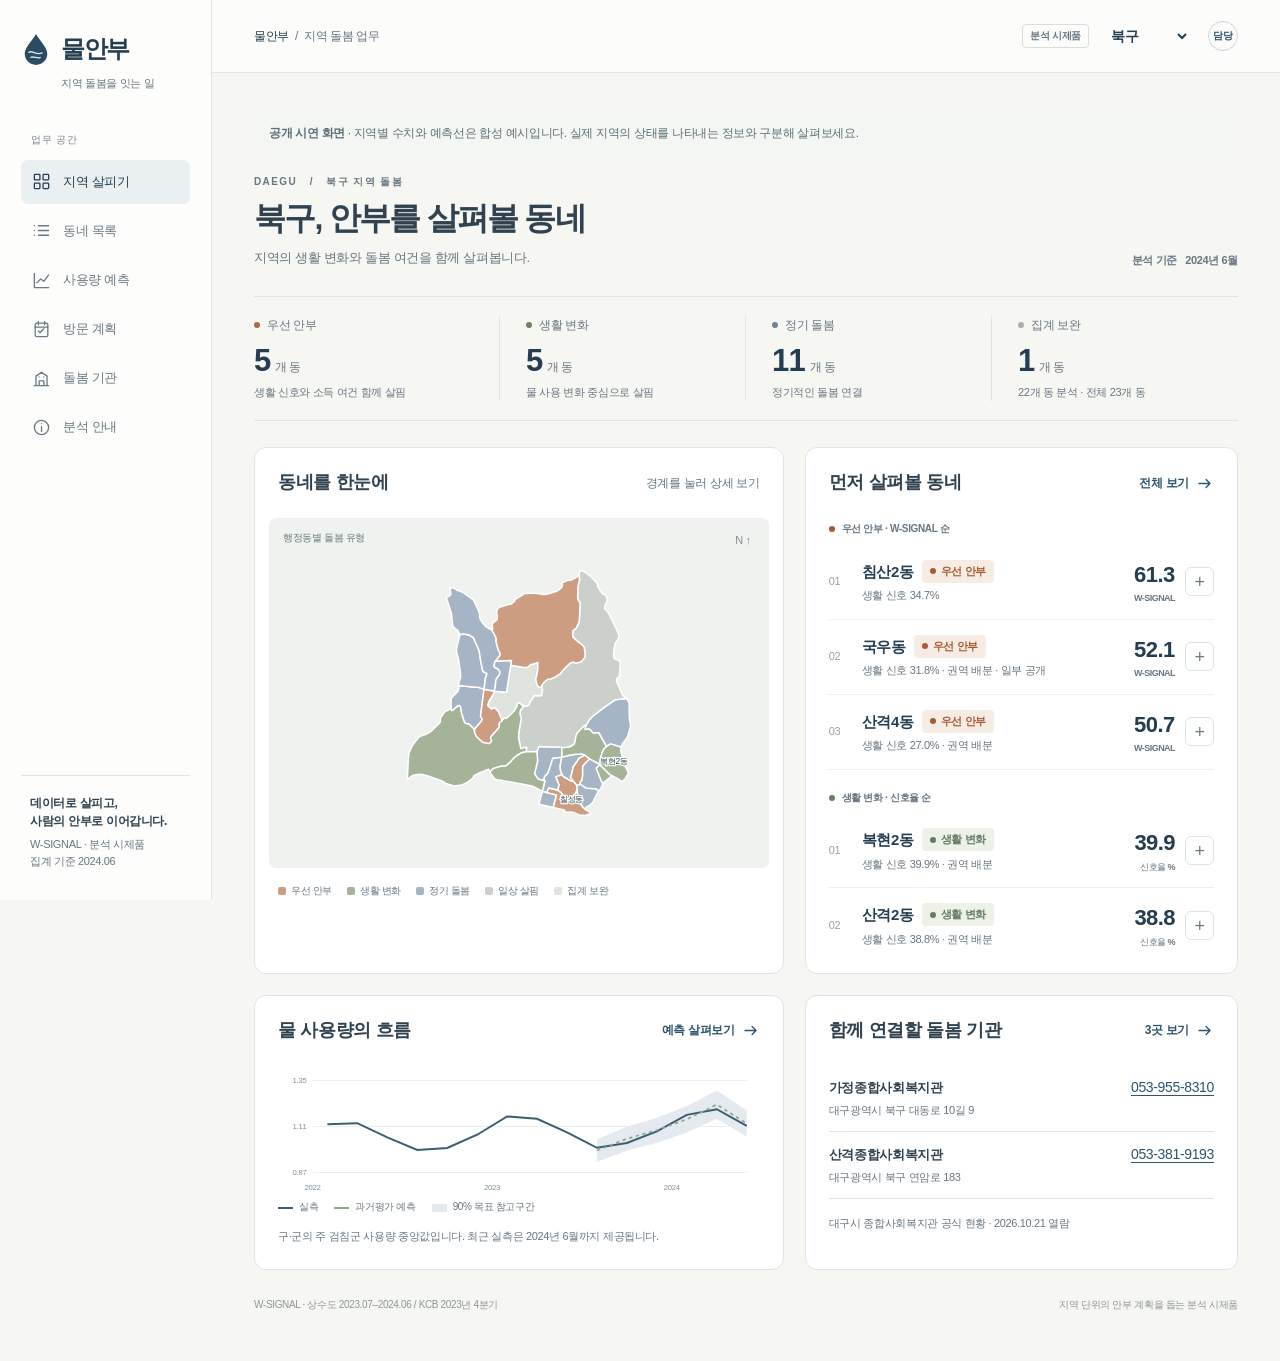
<file: app/src/index.html>
<!doctype html>
<html lang="ko"><head><meta charset="utf-8"><meta name="viewport" content="width=device-width,initial-scale=1"><meta name="theme-color" content="#233f54"><title>물안부 · 지역 돌봄 업무</title>
<link rel="stylesheet" href="styles.css"></head><body>
<aside class="sidebar"><div class="brand"><svg class="brandmark" viewBox="0 0 32 35" aria-hidden="true"><path d="M16 2C13 8 4 16 4 23a12 12 0 0 0 24 0C28 16 19 8 16 2Z" fill="#294c63"/><path d="M8 22c4-4 8 4 15 0M10 27c4-2 7 2 11 0" fill="none" stroke="#d7e3e6" stroke-width="1.5"/></svg>물안부</div><div class="brand-sub">지역 돌봄을 잇는 일</div><div class="side-label">업무 공간</div><nav class="side-nav" aria-label="주 메뉴"></nav><div class="sidebar-bottom"><strong>데이터로 살피고,<br>사람의 안부로 이어갑니다.</strong>W-SIGNAL · 분석 시제품<br>집계 기준 2024.06</div></aside>
<div class="shell"><header class="topbar"><div class="crumb"><b>물안부</b><span class="desk"> &nbsp;/&nbsp; 지역 돌봄 업무</span></div><div class="top-tools"><span class="demo-label">분석 시제품</span><label class="sr" for="region">구·군 선택</label><select class="region" id="region"></select><div class="profile" aria-label="지역 담당자">담당</div></div></header><main id="main"></main></div><nav class="mobile-nav" aria-label="모바일 메뉴"></nav><div id="drawer-root"></div><div id="toast-root" role="status" aria-live="polite"></div>
<script src="data.js" defer></script>
<script src="app.js" defer></script></body></html>
</file>
<file: app/src/styles.css>
:root{
--paper:#f6f6f2;
--white:#fff;
--ink:#243d50;
--text:#30424f;
--muted:#687680;
--line:#dfe4e5;
--soft:#ecf0ef;
--blue:#2e536c;
--orange:#a75b35;
--orangebg:#f6ece4;
--sage:#637c62;
--sagebg:#edf1e8;
--slate:#5f7692;
--slatebg:#edf0f5;
--grey:#7c8587;
--greybg:#eff0ec;
--radius:12px}

*{
box-sizing:border-box}
body{
margin:0;
background:var(--paper);
color:var(--text);
font-family:-apple-system,BlinkMacSystemFont,"Apple SD Gothic Neo","Malgun Gothic",sans-serif;
line-height:1.55;
font-size:14px;
letter-spacing:-.025em}
button,input,select{
font:inherit;
letter-spacing:inherit}
button,a{
touch-action:manipulation}
button{
cursor:pointer}
button:disabled{
cursor:default;
opacity:.6}
a{
color:var(--blue);
text-underline-offset:3px}
button{
color:inherit}
button:focus-visible,a:focus-visible,select:focus-visible,input:focus-visible{
outline:3px solid #94b1c3;
outline-offset:3px}
h1,h2,h3,p{
margin:0}
h1{
font-size:32px;
line-height:1.3;
font-weight:650;
letter-spacing:-.055em}
h2{
font-size:18px;
font-weight:650}
h3{
font-size:15px;
font-weight:650}
.num{
font-variant-numeric:tabular-nums;
letter-spacing:-.025em}
.muted{
color:var(--muted)}
.tiny{
font-size:12px}
.small{
font-size:13px}
.row{
display:flex;
align-items:center;
gap:12px}
.between{
justify-content:space-between}
.grow{
flex:1}
.wrap{
flex-wrap:wrap}
.icon{
width:19px;
height:19px;
flex-shrink:0;
fill:none;
stroke:currentColor;
stroke-width:1.65;
stroke-linecap:round;
stroke-linejoin:round}
.btn{
border:1px solid var(--line);
background:white;
border-radius:7px;
padding:9px 14px;
display:inline-flex;
align-items:center;
justify-content:center;
gap:7px;
font-weight:600}
.btn.primary{
background:var(--ink);
border-color:var(--ink);
color:white}
.btn.text{
background:transparent;
border:0;
padding:5px 0}
.btn:hover{
filter:brightness(.97)}
.btn.small{
font-size:12px;
padding:7px 11px}
.linkbtn{
border:0;
background:none;
padding:0;
color:var(--blue);
font-weight:600;
display:inline-flex;
align-items:center;
gap:6px}
.pill{
display:inline-flex;
align-items:center;
gap:5px;
padding:3px 8px;
border-radius:4px;
font-size:11px;
font-weight:600;
white-space:nowrap}
.q1{
color:var(--orange);
background:var(--orangebg)}
.q2{
color:var(--sage);
background:var(--sagebg)}
.q3{
color:var(--slate);
background:var(--slatebg)}
.q4,.q0{
color:var(--grey);
background:var(--greybg)}
.dot{
width:6px;
height:6px;
border-radius:50%;
background:currentColor;
display:inline-block}
.eyebrow{
font-size:10px;
font-weight:650;
letter-spacing:.14em;
color:var(--muted)}

.sidebar{
width:212px;
position:fixed;
inset:0 auto 0 0;
background:#fdfdfb;
border-right:1px solid var(--line);
padding:30px 21px;
display:flex;
flex-direction:column;
z-index:30}
.brand{
display:flex;
align-items:center;
gap:10px;
font-size:24px;
font-weight:750;
color:var(--ink);
letter-spacing:-.06em}
.brandmark{
width:30px;
height:33px}
.brand-sub{
margin:8px 0 40px 40px;
font-size:11px;
color:var(--muted)}
.side-label{
font-size:10px;
color:#7c888f;
letter-spacing:.08em;
margin:0 10px 12px}
.side-nav{
display:flex;
flex-direction:column;
gap:5px}
.side-nav button{
border:0;
background:transparent;
text-align:left;
padding:12px 11px;
border-radius:7px;
display:flex;
gap:12px;
align-items:center;
color:#697983;
font-weight:550;
font-size:13px}
.side-nav button.active{
background:#eaf0f2;
color:var(--ink)}
.side-nav button:hover{
background:#f1f3f2}
.sidebar-bottom{
margin-top:auto;
padding:18px 9px 0;
border-top:1px solid var(--line);
font-size:11px;
color:var(--muted)}
.sidebar-bottom strong{
display:block;
font-size:12px;
color:var(--text);
margin-bottom:5px}

.shell{
margin-left:212px}
.topbar{
height:73px;
background:rgba(255,255,255,.72);
border-bottom:1px solid var(--line);
padding:0 42px;
display:flex;
align-items:center;
justify-content:space-between;
gap:16px}
.crumb{
font-size:12px;
color:var(--muted)}
.crumb b{
color:var(--ink);
font-weight:550}
.top-tools{
display:flex;
align-items:center;
gap:18px}
.demo-label{
font-size:10px;
font-weight:600;
border:1px solid #d6dfde;
border-radius:4px;
padding:3px 7px;
color:var(--muted)}
.region{
border:0;
background:none;
font-weight:650;
color:var(--ink);
padding:7px 22px 7px 0;
max-width:180px}
.profile{
width:30px;
height:30px;
border:1px solid #cdd6da;
border-radius:50%;
display:grid;
place-items:center;
font-size:10px;
font-weight:600;
color:var(--blue)}
main{
max-width:1560px;
padding:37px 42px 48px;
margin:auto}
.heading{
display:flex;
align-items:end;
justify-content:space-between;
gap:20px;
margin-bottom:27px}
.heading h1{
margin:8px 0 9px}
.heading p{
color:var(--muted);
font-size:13px}
.date-label{
font-size:11px;
font-weight:600;
color:var(--muted);
white-space:nowrap}
.panel{
background:var(--white);
border:1px solid var(--line);
border-radius:var(--radius);
overflow:hidden}
.panel-head{
padding:21px 23px;
display:flex;
align-items:center;
justify-content:space-between;
gap:10px}
.panel-body{
padding:0 23px 23px}
.metrics{
display:grid;
grid-template-columns:repeat(4,1fr);
border-top:1px solid var(--line);
border-bottom:1px solid var(--line);
margin-bottom:26px;
padding:19px 0}
.metric{
padding:0 26px;
border-right:1px solid var(--line)}
.metric:first-child{
padding-left:0}
.metric:last-child{
border:0}
.metric-label{
font-size:12px;
color:var(--muted);
display:flex;
align-items:center;
gap:7px}
.metric-value{
font-size:31px;
line-height:1.2;
margin:8px 0 5px;
color:var(--ink);
font-weight:600}
.metric-value small{
font-size:12px;
font-weight:500;
color:var(--muted);
margin-left:5px}
.metric-sub{
font-size:11px;
color:var(--muted)}
.overview-grid{
display:grid;
grid-template-columns:minmax(0,1.1fr) minmax(330px,.9fr);
gap:21px}
.lower-grid{
display:grid;
grid-template-columns:minmax(0,1.1fr) minmax(330px,.9fr);
gap:21px;
margin-top:21px}
.map-wrap{
background:#eff2ef;
position:relative;
margin:0 14px;
border-radius:7px;
height:350px;
overflow:hidden}
.map-wrap svg{
display:block;
width:100%;
height:100%}
.map-wrap path{
stroke:#fff;
stroke-width:1.5;
vector-effect:non-scaling-stroke;
cursor:pointer;
transition:fill .15s}
.map-wrap path:hover{
fill:#27495e!important;
stroke-width:2}
.map-wrap path:focus{
stroke:#19394e;
stroke-width:3;
outline:0}
.map-label{
font-size:10px;
fill:#324c58;
pointer-events:none;
paint-order:stroke;
stroke:#f8faf5;
stroke-width:3px}
.map-caption{
position:absolute;
left:14px;
top:12px;
font-size:10px;
color:#697d7d}
.map-compass{
position:absolute;
right:18px;
top:14px;
font-size:11px;
color:#7d8c8b}
.map-legend{
display:flex;
flex-wrap:wrap;
gap:15px;
padding:15px 23px 19px;
font-size:10px;
color:var(--muted)}
.map-legend span{
display:flex;
align-items:center;
gap:5px}
.map-legend i{
width:8px;
height:8px;
border-radius:2px}
.work-list{
padding:0 23px 10px}
.work-section{
font-size:10px;
font-weight:650;
color:var(--muted);
margin:3px 0 8px;
display:flex;
align-items:center;
gap:7px}
.work-item{
display:flex;
align-items:center;
gap:10px;
padding:13px 0;
border-bottom:1px solid #edf0ef}
.work-item:last-child{
border-bottom:0}
.work-item .rankno{
width:23px;
font-size:11px;
color:#99a2a6}
.work-item .name{
font-size:15px;
font-weight:650;
color:var(--ink)}
.work-item p{
font-size:11px;
color:var(--muted);
margin-top:4px}
.work-item .score{
font-size:22px;
color:var(--ink);
font-weight:550}
.work-item button.open{
border:0;
background:none;
padding:0;
text-align:left;
flex:1}
.add{
width:29px;
height:29px;
display:grid;
place-items:center;
border:1px solid #dce3e5;
background:white;
border-radius:6px;
font-size:18px;
font-weight:400;
color:#697e8b}
.add.added{
background:#edf2f0;
color:var(--sage)}
.section-divider{
height:17px}
.subtle{
background:#f4f6f4;
padding:13px 15px;
border-radius:7px;
font-size:12px;
color:#5d6f75;
line-height:1.7}
.note{
font-size:11px;
color:var(--muted);
line-height:1.75}
.mini-resource{
padding:12px 0;
border-bottom:1px solid var(--line)}
.mini-resource:last-child{
border:0}
.mini-resource h3{
font-size:13px}
.mini-resource p{
font-size:11px;
color:var(--muted);
margin-top:3px}
.chart svg{
display:block;
width:100%;
height:auto}
.chart-legend{
display:flex;
flex-wrap:wrap;
gap:16px;
font-size:10px;
color:var(--muted);
margin:5px 0 12px}
.chart-legend i{
display:inline-block;
width:15px;
height:2px;
vertical-align:middle;
margin-right:6px}
.chart-legend .band{
height:8px;
background:#e3eaf0}
.table-scroll{
overflow-x:auto}
.data-table{
width:100%;
border-collapse:collapse;
white-space:nowrap;
font-size:13px}
.data-table th{
text-align:left;
background:#f7f8f5;
font-size:10px;
font-weight:550;
color:var(--muted);
padding:13px 17px;
border-block:1px solid var(--line)}
.data-table td{
padding:16px 17px;
border-bottom:1px solid #edf0ee}
.data-table tbody tr:last-child td{
border:0}
.data-table tbody tr:hover{
background:#fafbf8}
.data-table th.n,.data-table td.n{
text-align:right}
.data-table .namebtn{
font-weight:600;
border:0;
padding:0;
background:none;
color:var(--ink);
text-align:left}
.search{
border:1px solid var(--line);
padding:9px 12px;
border-radius:6px;
background:white;
color:var(--text);
width:220px;
max-width:100%}
.toolbar{
display:flex;
gap:10px;
align-items:center;
flex-wrap:wrap;
margin-bottom:18px}
.filters{
display:flex;
gap:4px;
flex-wrap:wrap}
.filters button{
border:1px solid transparent;
background:none;
padding:7px 10px;
border-radius:5px;
font-size:12px;
color:var(--muted)}
.filters button.active{
background:white;
border-color:var(--line);
color:var(--ink);
font-weight:650}
.sort{
border:1px solid var(--line);
border-radius:5px;
padding:8px 10px;
background:white;
font-size:12px;
color:var(--text)}
.empty{
padding:42px 20px;
text-align:center;
color:var(--muted)}
.empty h3{
color:var(--ink);
margin-bottom:8px}
.cards{
display:grid;
grid-template-columns:repeat(3,1fr);
gap:18px}
.resource{
padding:21px;
display:flex;
flex-direction:column;
gap:11px}
.resource .address{
color:var(--muted);
font-size:12px;
min-height:38px}
.resource a{
font-size:12px;
text-decoration:none}
.resource footer{
margin-top:auto;
padding-top:12px;
border-top:1px solid var(--line);
display:flex;
justify-content:space-between;
gap:8px}
.full{
width:100%}
.progress{
height:5px;
background:#e9eeeb;
border-radius:10px;
overflow:hidden;
margin:15px 0}
.progress div{
height:100%;
background:#7b937e}
.timeline{
display:grid;
grid-template-columns:repeat(3,1fr);
border:1px solid var(--line);
border-radius:8px;
overflow:hidden;
margin:20px 0}
.timeline div{
padding:17px 20px;
border-right:1px solid var(--line);
font-size:12px;
background:white}
.timeline div:last-child{
border:0}
.timeline strong{
display:block;
color:var(--ink);
font-size:13px;
margin:6px 0}
.timeline small{
font-size:11px;
color:var(--muted)}
.model-cards{
display:grid;
grid-template-columns:repeat(3,1fr);
gap:18px;
margin-bottom:20px}
.model-card{
padding:20px}
.model-card b{
display:block;
color:var(--ink);
font-size:27px;
margin:7px 0 4px;
font-weight:600}
.model-card label{
font-size:11px;
color:var(--muted)}
.cols{
display:grid;
grid-template-columns:1fr 1fr;
gap:21px}
.prose h3{
margin:20px 0 8px}
.prose p{
font-size:13px;
color:#5d6b75;
line-height:1.9}
.prose ul{
padding-left:18px;
color:#5d6b75;
font-size:13px}
.prose li{
margin-bottom:8px}
.plan-count{
color:#52745e;
font-size:12px;
font-weight:600}
.drawer-backdrop{
position:fixed;
inset:0;
background:#1c324941;
z-index:60}
.drawer{
position:fixed;
right:0;
top:0;
bottom:0;
width:465px;
max-width:100%;
background:var(--white);
z-index:61;
box-shadow:-12px 0 50px #182e4010;
padding:28px 29px;
overflow:auto}
.drawer h2{
font-size:28px;
margin:16px 0 9px}
.close{
border:1px solid var(--line);
background:white;
width:30px;
height:30px;
border-radius:50%;
display:grid;
place-items:center}
.detail-kpis{
display:grid;
grid-template-columns:1fr 1fr;
gap:15px;
border-block:1px solid var(--line);
margin:23px 0;
padding:18px 0}
.detail-kpis b{
font-size:25px;
color:var(--ink);
display:block;
margin:5px 0}
.detail-kpis span{
font-size:11px;
color:var(--muted)}
.bar-row{
margin:15px 0;
font-size:12px}
.bar-row .track{
background:#edf0ec;
height:7px;
border-radius:4px;
overflow:hidden;
margin-top:8px}
.bar-row .track div{
height:100%;
border-radius:4px}
.steps{
padding:0;
list-style:none;
counter-reset:steps}
.steps li{
counter-increment:steps;
margin:15px 0;
display:flex;
gap:12px;
font-size:12px;
color:#5f707b}
.steps li:before{
content:counter(steps,decimal-leading-zero);
font-size:10px;
color:#82959e;
line-height:2}
.toast{
position:fixed;
bottom:24px;
left:calc(50% + 100px);
transform:translateX(-50%);
z-index:100;
background:#253f51;
color:white;
padding:12px 20px;
border-radius:7px;
font-size:12px;
box-shadow:0 5px 25px #132a4b25}
.save-state{
font-size:11px;
color:#738678}
input[type=number]{
width:62px;
border:1px solid var(--line);
padding:7px;
border-radius:5px}
.site-footer{
font-size:10px;
color:#8b969b;
margin-top:27px;
display:flex;
justify-content:space-between;
gap:16px}
.mobile-nav{
display:none}
.sr{
position:absolute;
width:1px;
height:1px;
overflow:hidden;
clip:rect(0,0,0,0)}

@media(min-width:1600px){
.map-wrap{
height:420px}
}
@media(max-width:1150px){
.sidebar{
width:180px;
padding:27px 15px}
.shell{
margin-left:180px}
main{
padding:30px 25px}
.topbar{
padding:0 25px}
.overview-grid,.lower-grid{
grid-template-columns:1fr 1fr;
gap:16px}
.panel-head{
padding:18px}
.panel-body,.work-list{
padding-left:18px;
padding-right:18px}
.map-wrap{
height:330px}
.cards{
grid-template-columns:1fr 1fr}
.metric{
padding-inline:17px}
.heading h1{
font-size:29px}
.side-nav button{
gap:8px;
font-size:12px}
}

@media(max-width:900px){
.overview-grid,.lower-grid,.cols{
grid-template-columns:1fr}
.map-wrap{
height:360px}
.cards{
grid-template-columns:1fr 1fr}
.metric{
padding-inline:13px}
.metric-sub{
font-size:10px}
.heading{
align-items:start}
.heading h1{
font-size:27px}
.work-list{
padding-bottom:18px}
.model-cards{
gap:10px}
}

@media(max-width:650px){
.sidebar{
display:none}
.shell{
margin-left:0}
.topbar{
height:63px;
padding:0 20px}
.crumb{
font-size:13px}
.crumb .desk{
display:none}
.top-tools{
gap:10px}
.profile{
display:none}
.region{
max-width:116px;
font-size:12px}
.demo-label{
font-size:9px}
main{
padding:26px 20px 96px}
.heading{
display:block;
margin-bottom:21px}
.heading h1{
font-size:27px;
margin:7px 0 10px}
.heading .date-label{
margin-top:13px;
display:block}
.heading .actions{
margin-top:14px}
.metrics{
grid-template-columns:1fr 1fr;
padding:0;
margin-bottom:20px}
.metric{
padding:15px 14px!important}
.metric:nth-child(2){
border-right:0}
.metric:nth-child(-n+2){
border-bottom:1px solid var(--line)}
.metric-value{
font-size:28px}
.metric-sub{
font-size:11px}
.map-wrap{
height:310px}
.cards,.model-cards{
grid-template-columns:1fr}
.model-card{
padding:17px}
.model-card b{
font-size:25px}
.timeline div{
padding:13px 10px}
.timeline strong{
font-size:12px}
.data-table th,.data-table td{
padding:13px 14px}
.toolbar .search{
width:100%}
.toolbar .filters{
width:100%}
.mobile-nav{
display:grid;
grid-template-columns:repeat(5,1fr);
position:fixed;
bottom:0;
left:0;
right:0;
background:#fdfdfb;
border-top:1px solid var(--line);
padding:8px 6px max(10px,env(safe-area-inset-bottom));
z-index:40}
.mobile-nav button{
background:none;
border:0;
display:flex;
flex-direction:column;
align-items:center;
gap:5px;
font-size:10px;
color:#82909a;
padding:4px 0}
.mobile-nav button.active{
color:var(--ink);
font-weight:650}
.mobile-nav .icon{
width:21px;
height:21px}
.mobile-nav button .tiny{
display:none}
.toast{
left:50%;
bottom:85px;
max-width:90vw;
width:max-content}
.drawer{
padding:22px}
.site-footer{
display:block}
.site-footer span{
display:block;
margin-top:6px}
.search{
width:100%}
}

@media(prefers-reduced-motion:reduce){
*{
transition:none!important}
}
</file>
